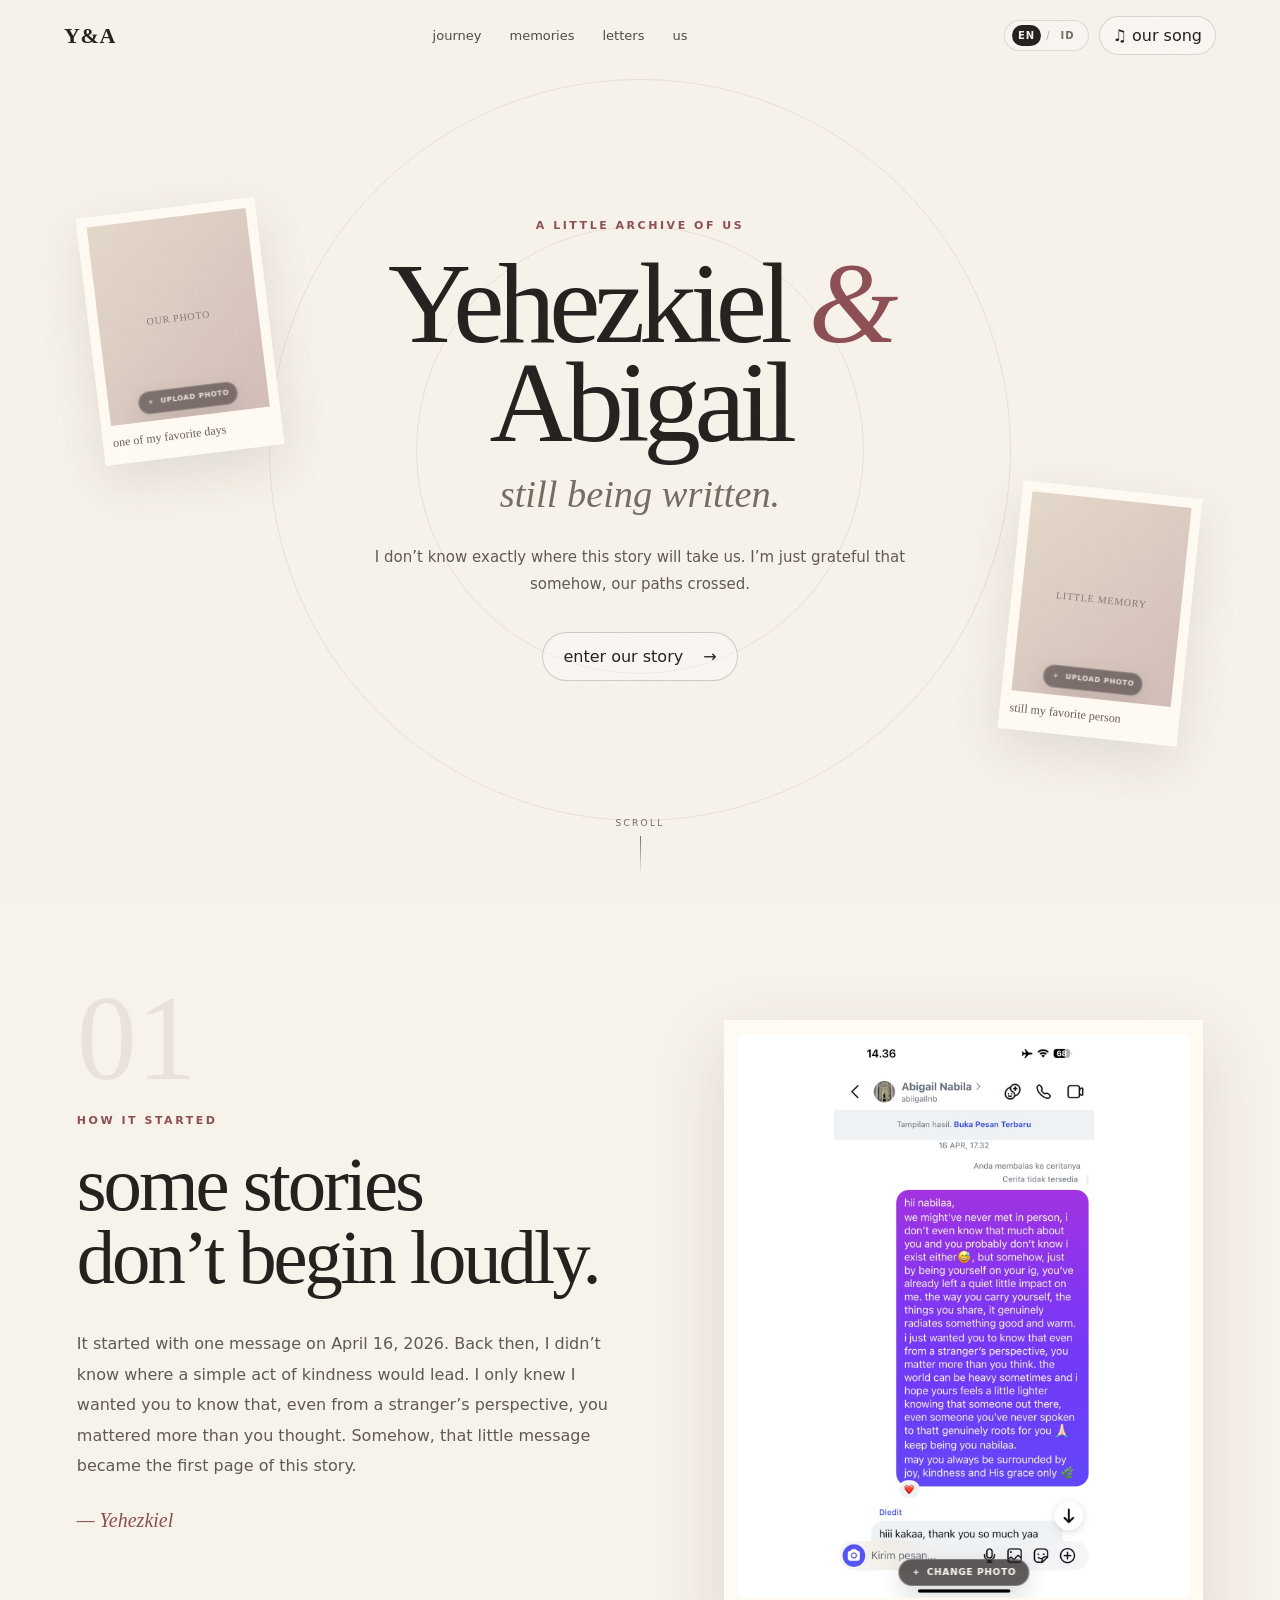
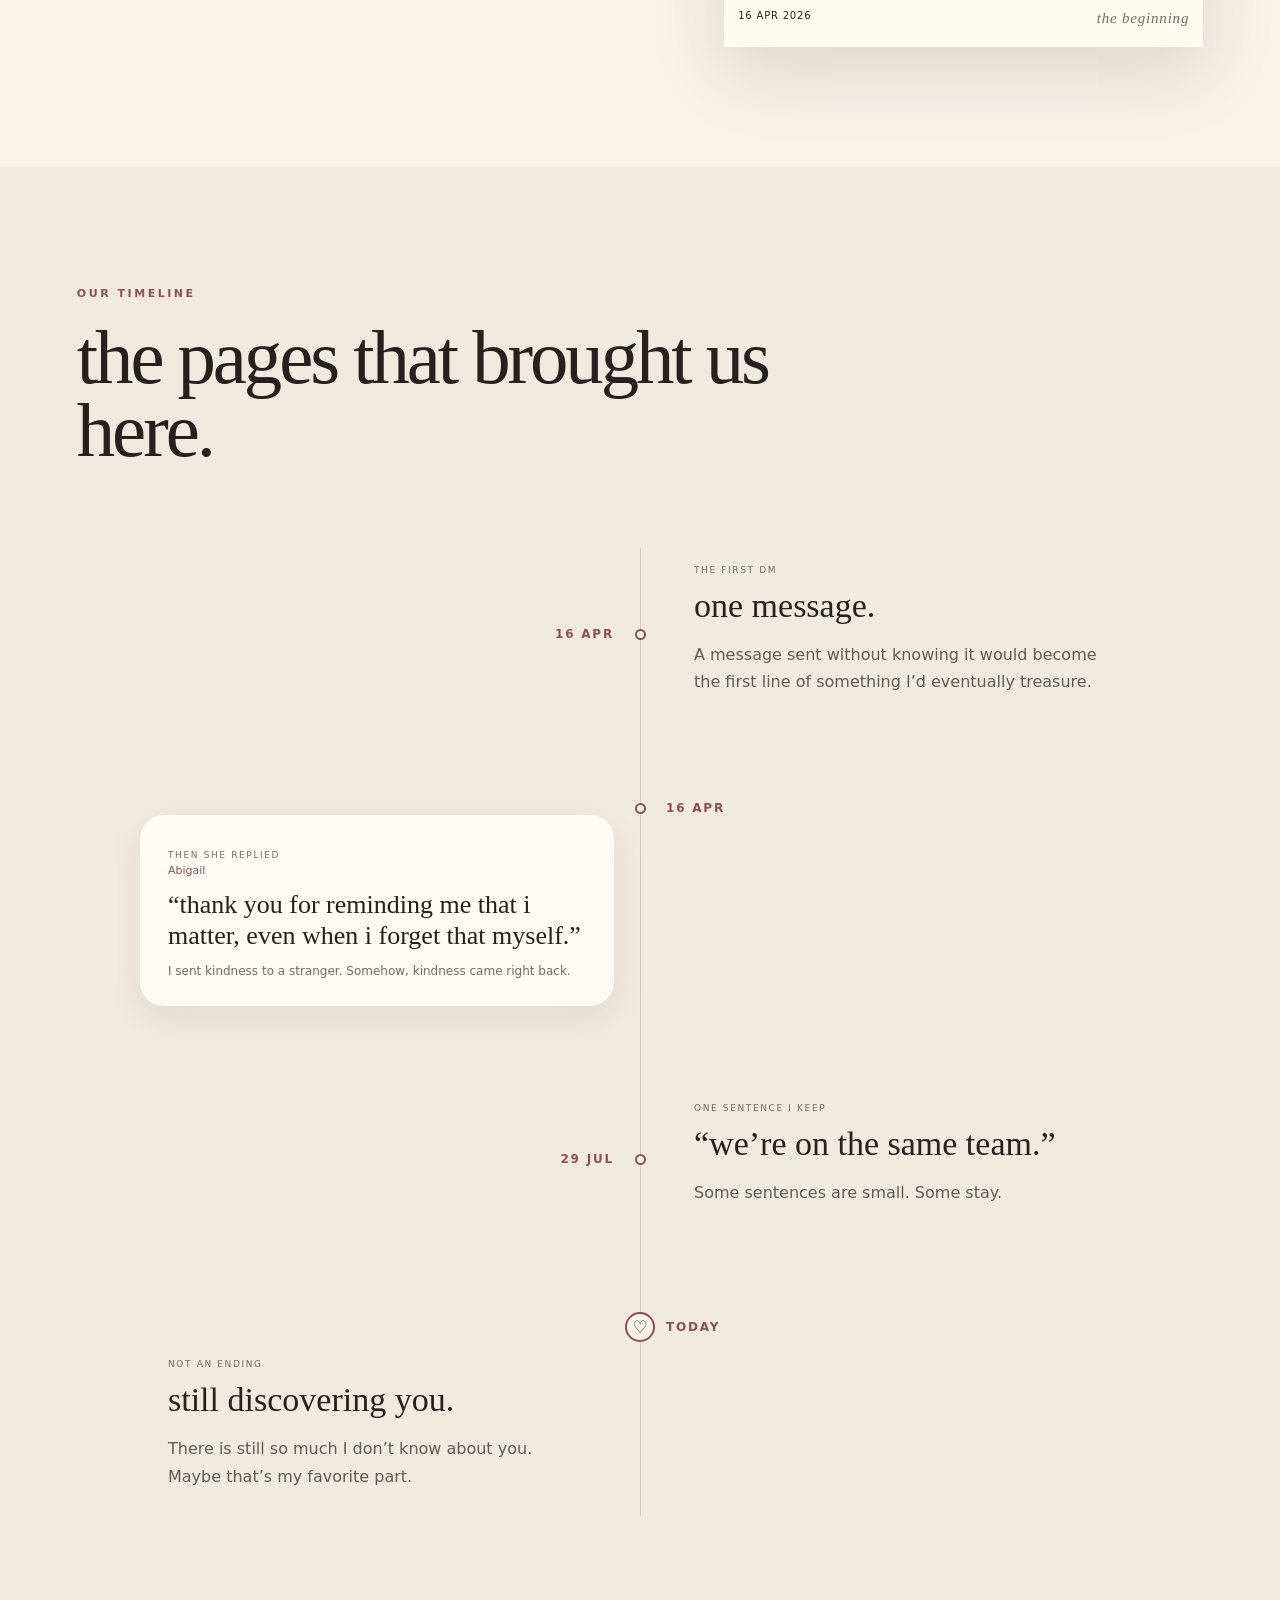
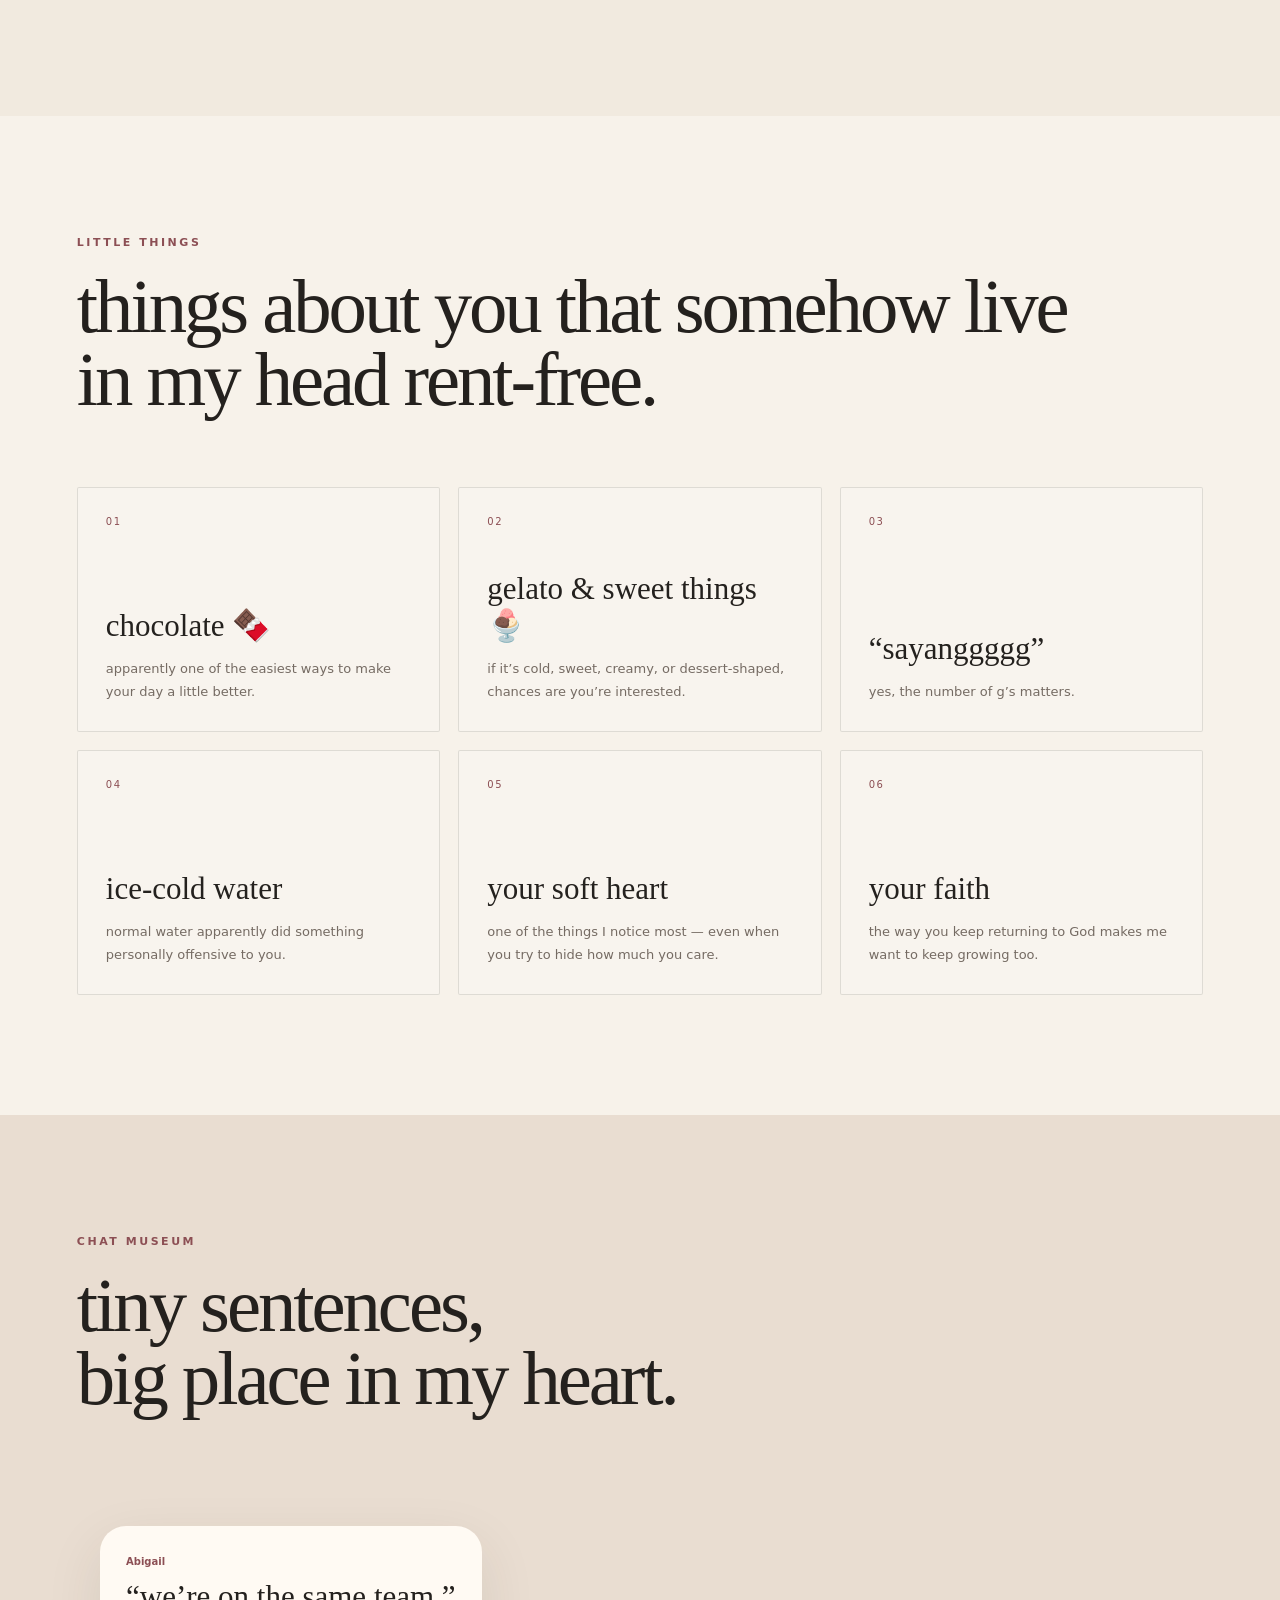
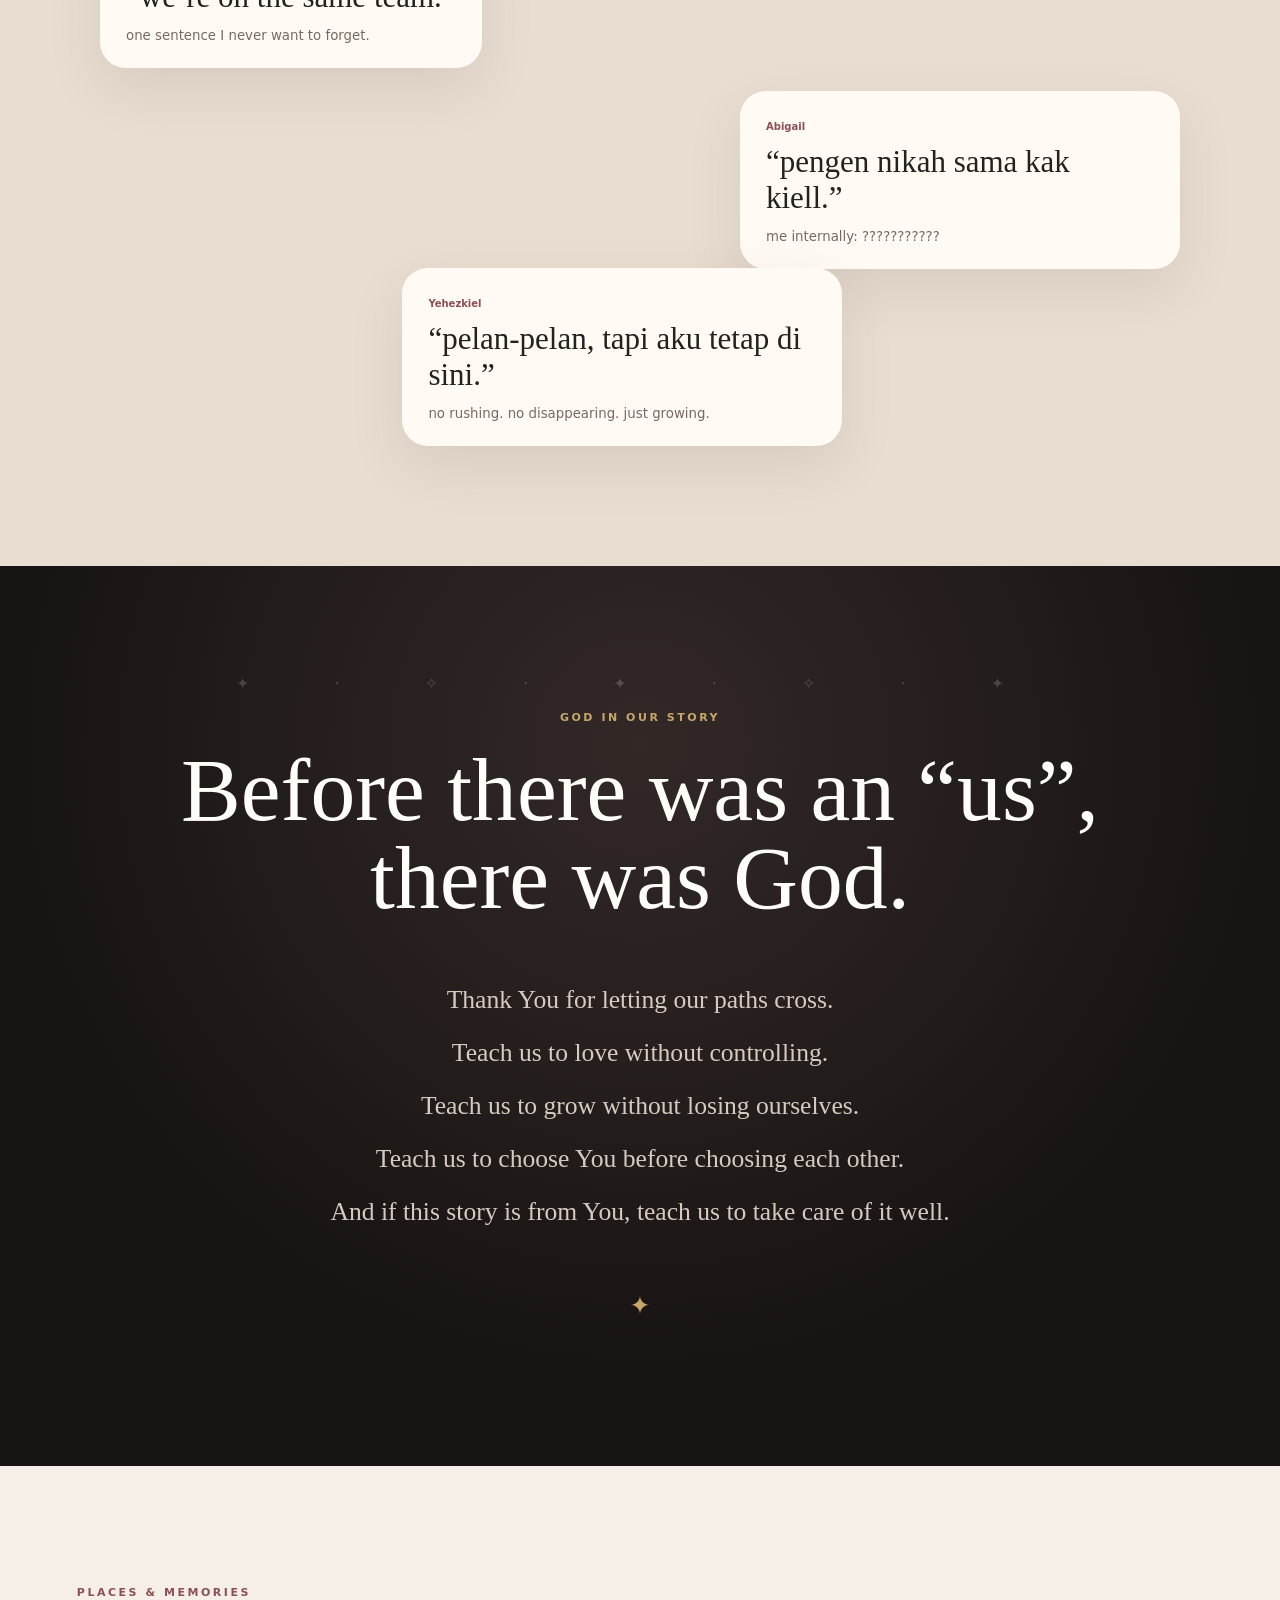
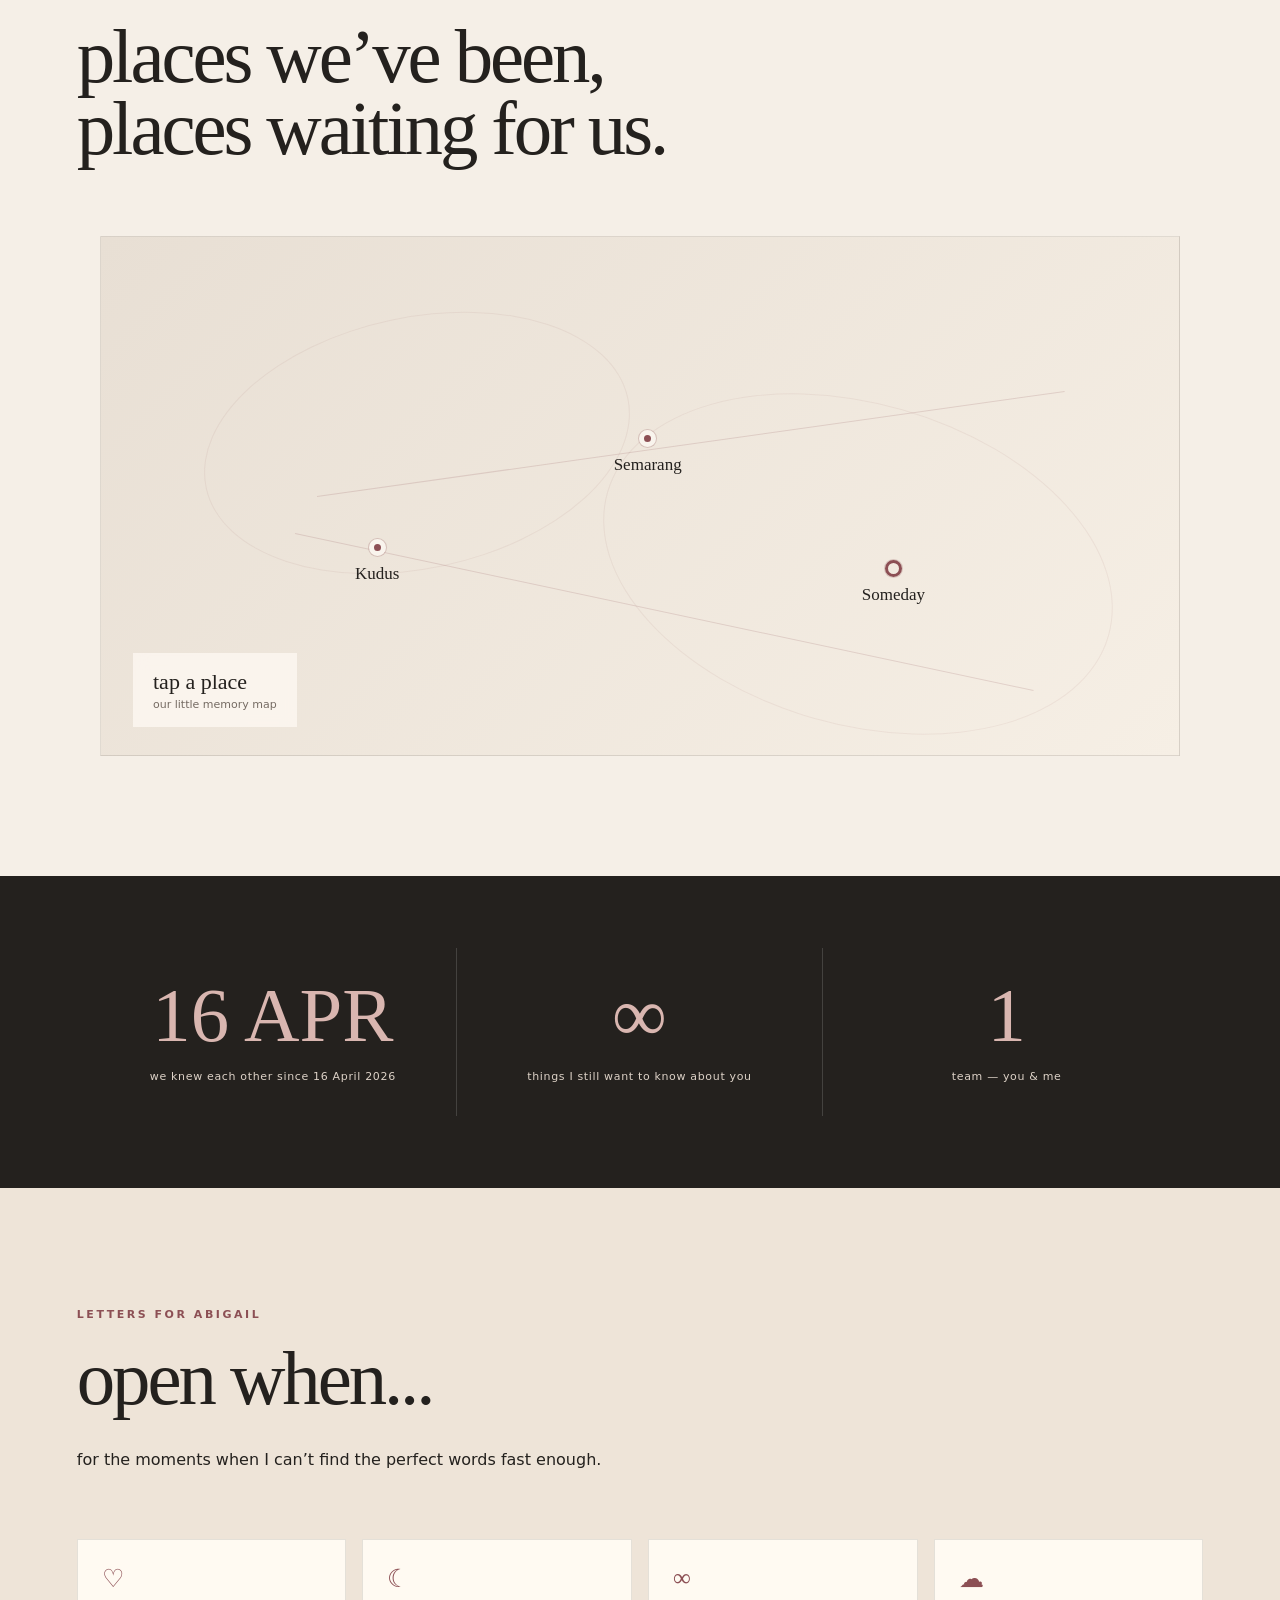
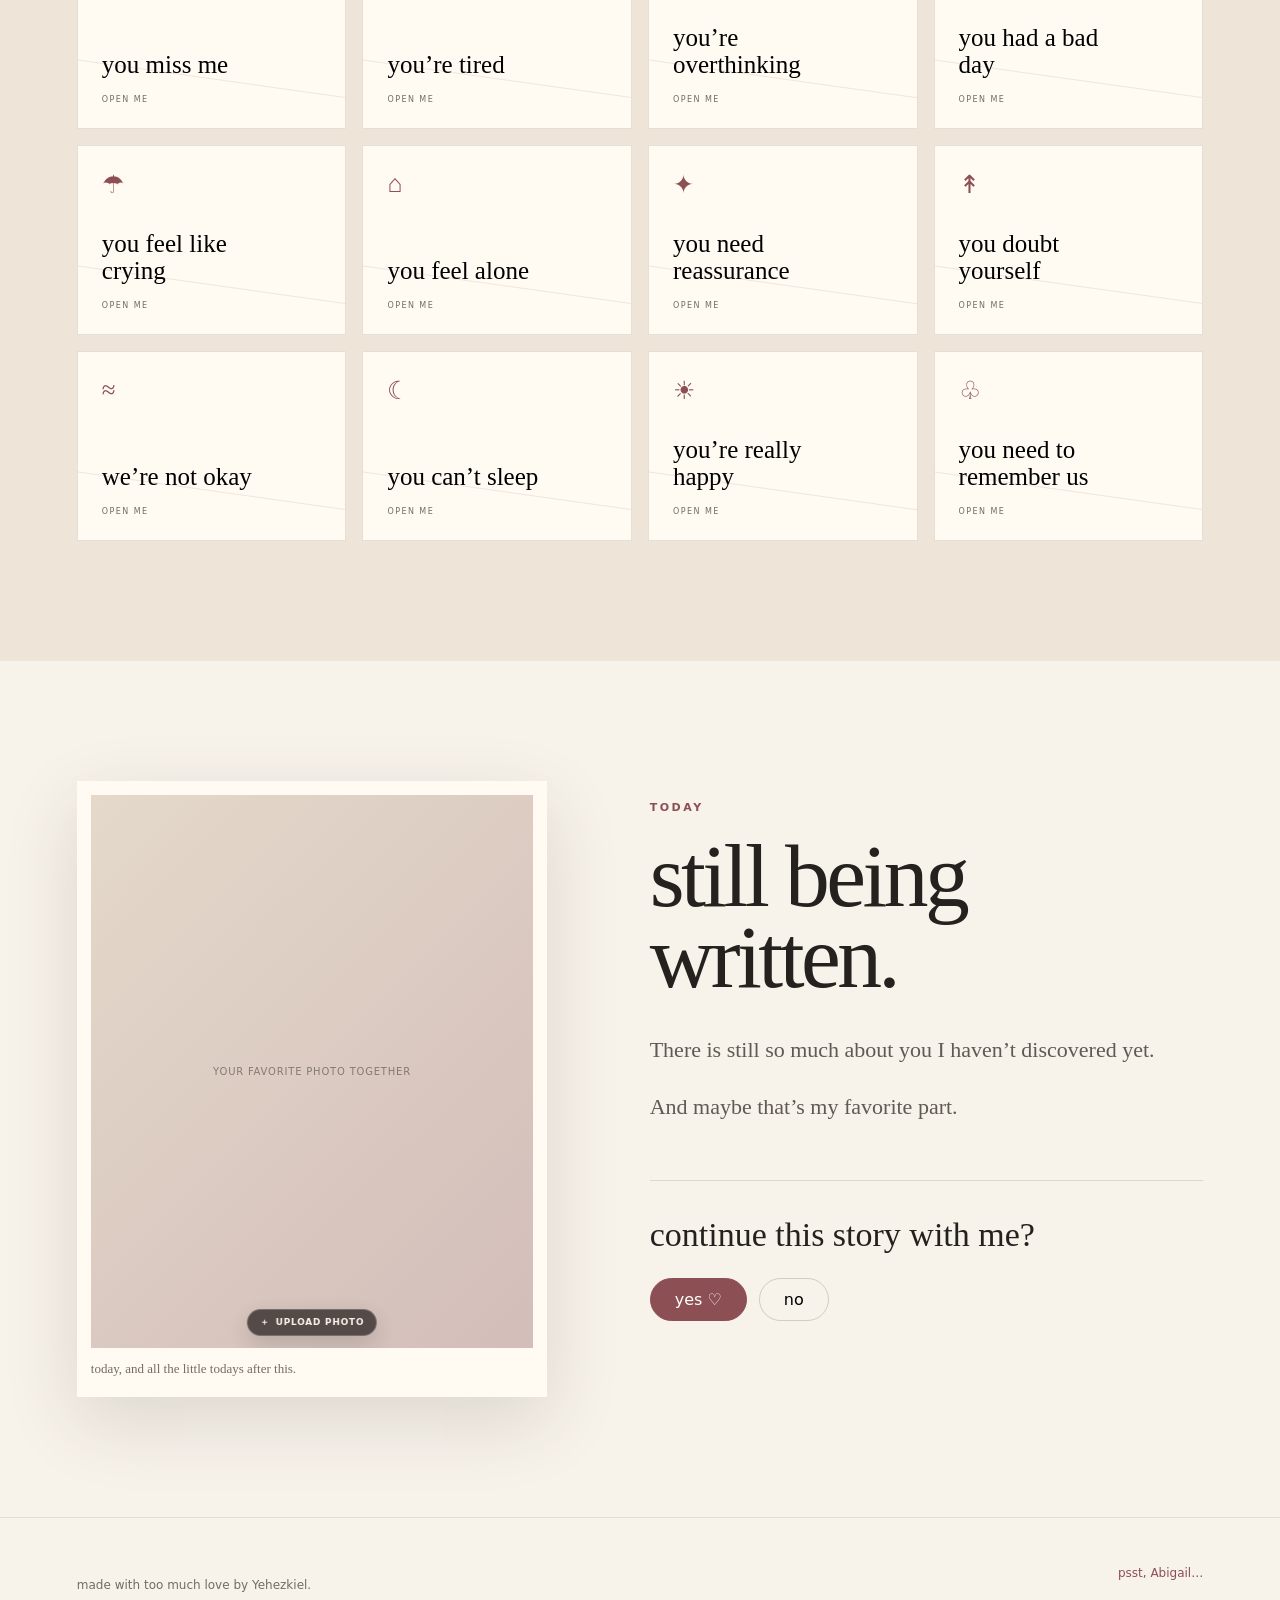
<file: index.html>
<!DOCTYPE html>
<html lang="en">
<head>
  <meta charset="UTF-8" />
  <meta name="viewport" content="width=device-width, initial-scale=1.0" />
  <meta name="theme-color" content="#f7f2ea" />
  <title>Yehezkiel & Abigail — Still Being Written</title>
  <meta name="description" content="A little archive of Yehezkiel & Abigail — still being written." />
  <link rel="stylesheet" href="styles.css" />
</head>
<body>
  <div class="noise" aria-hidden="true"></div>

  <header class="site-header" id="siteHeader">
    <a class="brand" href="#top" aria-label="Back to top">Y&A</a>
    <nav class="nav" aria-label="Main navigation">
      <a href="#journey" data-i18n="navJourney">journey</a>
      <a href="#little-things" data-i18n="navMemories">memories</a>
      <a href="#letters" data-i18n="navLetters">letters</a>
      <a href="#today" data-i18n="navUs">us</a>
    </nav>
    <div class="header-actions">
      <div class="lang-switch" role="group" aria-label="Language">
        <button class="lang-btn active" type="button" data-lang="en">EN</button>
        <span>/</span>
        <button class="lang-btn" type="button" data-lang="id">ID</button>
      </div>
      <button class="music-btn" id="musicBtn" type="button" aria-label="Play our song">♫ <span data-i18n="ourSong">our song</span></button>
    </div>
  </header>

  <main id="top">
    <section class="hero section-pad" aria-labelledby="hero-title">
      <div class="hero-orbit orbit-one" aria-hidden="true"></div>
      <div class="hero-orbit orbit-two" aria-hidden="true"></div>

      <div class="hero-card photo-card photo-card-a photo-frame" data-photo-key="hero-left">
        <div class="photo-stage compact">
          <div class="photo-placeholder" data-i18n="ourPhoto">our photo</div>
          <img alt="Uploaded memory" />
          <label class="upload-photo mini-upload">
            <input type="file" accept="image/*" />
            <span>＋ <b data-i18n="uploadPhoto">upload photo</b></span>
          </label>
        </div>
        <span data-i18n="favoriteDay">one of my favorite days</span>
      </div>

      <div class="hero-card photo-card photo-card-b photo-frame" data-photo-key="hero-right">
        <div class="photo-stage compact">
          <div class="photo-placeholder" data-i18n="littleMemory">little memory</div>
          <img alt="Uploaded memory" />
          <label class="upload-photo mini-upload">
            <input type="file" accept="image/*" />
            <span>＋ <b data-i18n="uploadPhoto">upload photo</b></span>
          </label>
        </div>
        <span data-i18n="favoritePerson">still my favorite person</span>
      </div>

      <div class="hero-copy reveal">
        <p class="eyebrow" data-i18n="heroEyebrow">A LITTLE ARCHIVE OF US</p>
        <h1 id="hero-title">Yehezkiel <span>&</span> Abigail</h1>
        <p class="hero-subtitle" data-i18n="stillWritten">still being written.</p>
        <p class="hero-note" data-i18n="heroNote">I don’t know exactly where this story will take us. I’m just grateful that somehow, our paths crossed.</p>
        <a class="primary-btn" href="#journey"><span data-i18n="enterStory">enter our story</span> <span>→</span></a>
      </div>

      <div class="scroll-cue" aria-hidden="true"><span data-i18n="scroll">scroll</span><i></i></div>
    </section>

    <section class="opening section-pad" id="journey">
      <div class="section-number reveal">01</div>
      <div class="split-layout">
        <div class="section-copy reveal">
          <p class="eyebrow" data-i18n="howStarted">HOW IT STARTED</p>
          <h2 data-i18n-html="openingTitle">some stories<br/>don’t begin loudly.</h2>
          <p data-i18n="openingBody">It started with one message on April 16, 2026. Back then, I didn’t know where a simple act of kindness would lead. I only knew I wanted you to know that, even from a stranger’s perspective, you mattered more than you thought. Somehow, that little message became the first page of this story.</p>
          <p class="signature">— Yehezkiel</p>
        </div>

        <div class="memory-frame reveal tilt-right photo-frame" data-photo-key="first-memory">
          <div class="photo-stage large has-default">
            <img class="default-image" src="assets/first-dm.jpeg" alt="First DM on 16 April 2026" />
            <img class="uploaded-image" alt="Uploaded first memory" />
            <label class="upload-photo">
              <input type="file" accept="image/*" />
              <span>＋ <b data-i18n="changePhoto">change photo</b></span>
            </label>
          </div>
          <div class="frame-meta">
            <span>16 APR 2026</span>
            <em data-i18n="theBeginning">the beginning</em>
          </div>
        </div>
      </div>
    </section>

    <section class="timeline-section section-pad">
      <div class="section-heading reveal">
        <p class="eyebrow" data-i18n="timelineEyebrow">OUR TIMELINE</p>
        <h2 data-i18n="timelineTitle">the pages that brought us here.</h2>
      </div>

      <div class="timeline">
        <article class="timeline-item reveal">
          <div class="timeline-date">16 APR</div>
          <div class="timeline-dot"></div>
          <div class="timeline-content">
            <small data-i18n="timelineFirstLabel">THE FIRST DM</small>
            <h3 data-i18n="timelineFirstTitle">one message.</h3>
            <p data-i18n="timelineFirstBody">A message sent without knowing it would become the first line of something I’d eventually treasure.</p>
          </div>
        </article>

        <article class="timeline-item reverse reveal">
          <div class="timeline-date">16 APR</div>
          <div class="timeline-dot"></div>
          <div class="timeline-content chat-card">
            <small data-i18n="thenSheReplied">THEN SHE REPLIED</small>
            <p class="chat-name">Abigail</p>
            <blockquote>“thank you for reminding me that i matter, even when i forget that myself.”</blockquote>
            <span data-i18n="replyNote">I sent kindness to a stranger. Somehow, kindness came right back.</span>
          </div>
        </article>

        <article class="timeline-item reveal">
          <div class="timeline-date">29 JUL</div>
          <div class="timeline-dot"></div>
          <div class="timeline-content">
            <small data-i18n="oneSentenceKeep">ONE SENTENCE I KEEP</small>
            <h3>“we’re on the same team.”</h3>
            <p data-i18n="smallSentences">Some sentences are small. Some stay.</p>
          </div>
        </article>

        <article class="timeline-item reverse reveal">
          <div class="timeline-date" data-i18n="todayWord">TODAY</div>
          <div class="timeline-dot heart-dot">♡</div>
          <div class="timeline-content">
            <small data-i18n="notEnding">NOT AN ENDING</small>
            <h3 data-i18n="stillDiscovering">still discovering you.</h3>
            <p data-i18n="favoritePart">There is still so much I don’t know about you. Maybe that’s my favorite part.</p>
          </div>
        </article>
      </div>
    </section>

    <section class="little-things section-pad" id="little-things">
      <div class="section-heading wide reveal">
        <p class="eyebrow" data-i18n="littleThings">LITTLE THINGS</p>
        <h2 data-i18n="rentFree">things about you that somehow live in my head rent-free.</h2>
      </div>
      <div class="card-grid">
        <article class="detail-card reveal"><span>01</span><h3 data-i18n="chocolateTitle">chocolate 🍫</h3><p data-i18n="chocolateBody">apparently one of the easiest ways to make your day a little better.</p></article>
        <article class="detail-card reveal"><span>02</span><h3 data-i18n="gelatoTitle">gelato & sweet things 🍨</h3><p data-i18n="gelatoBody">if it’s cold, sweet, creamy, or dessert-shaped, chances are you’re interested.</p></article>
        <article class="detail-card reveal"><span>03</span><h3>“sayanggggg”</h3><p data-i18n="sayangBody">yes, the number of g’s matters.</p></article>
        <article class="detail-card reveal"><span>04</span><h3 data-i18n="coldWaterTitle">ice-cold water</h3><p data-i18n="coldWaterBody">normal water apparently did something personally offensive to you.</p></article>
        <article class="detail-card reveal"><span>05</span><h3 data-i18n="softHeartTitle">your soft heart</h3><p data-i18n="softHeartBody">one of the things I notice most — even when you try to hide how much you care.</p></article>
        <article class="detail-card reveal"><span>06</span><h3 data-i18n="faithTitle">your faith</h3><p data-i18n="faithBody">the way you keep returning to God makes me want to keep growing too.</p></article>
      </div>
    </section>

    <section class="chat-museum section-pad">
      <div class="section-heading reveal">
        <p class="eyebrow" data-i18n="chatMuseum">CHAT MUSEUM</p>
        <h2 data-i18n-html="chatTitle">tiny sentences,<br/>big place in my heart.</h2>
      </div>
      <div class="messages-wrap">
        <div class="floating-message message-left reveal">
          <span>Abigail</span>
          <p>“we’re on the same team.”</p>
          <small data-i18n="neverForget">one sentence I never want to forget.</small>
        </div>
        <div class="floating-message message-right reveal">
          <span>Abigail</span>
          <p>“pengen nikah sama kak kiell.”</p>
          <small data-i18n="internally">me internally: ???????????</small>
        </div>
        <div class="floating-message message-center reveal">
          <span>Yehezkiel</span>
          <p>“pelan-pelan, tapi aku tetap di sini.”</p>
          <small data-i18n="noRushing">no rushing. no disappearing. just growing.</small>
        </div>
      </div>
    </section>

    <section class="faith-section section-pad" id="faith">
      <div class="faith-stars" aria-hidden="true">✦ · ✧ · ✦ · ✧ · ✦</div>
      <div class="faith-inner reveal">
        <p class="eyebrow" data-i18n="godStory">GOD IN OUR STORY</p>
        <h2 data-i18n-html="beforeUs">Before there was an “us”,<br/>there was God.</h2>
        <div class="prayer-lines">
          <p data-i18n="prayer1">Thank You for letting our paths cross.</p>
          <p data-i18n="prayer2">Teach us to love without controlling.</p>
          <p data-i18n="prayer3">Teach us to grow without losing ourselves.</p>
          <p data-i18n="prayer4">Teach us to choose You before choosing each other.</p>
          <p data-i18n="prayer5">And if this story is from You, teach us to take care of it well.</p>
        </div>
        <div class="cross-mark">✦</div>
      </div>
    </section>

    <section class="places-section section-pad">
      <div class="section-heading reveal">
        <p class="eyebrow" data-i18n="placesMemories">PLACES & MEMORIES</p>
        <h2 data-i18n-html="placesTitle">places we’ve been,<br/>places waiting for us.</h2>
      </div>
      <div class="map-paper reveal">
        <div class="map-line line-a"></div><div class="map-line line-b"></div>
        <button class="map-pin pin-1" type="button" data-place-en="Kudus" data-place-id="Kudus" data-note-en="home, departures, returns." data-note-id="rumah, keberangkatan, dan pulang lagi."><i></i><span>Kudus</span></button>
        <button class="map-pin pin-2" type="button" data-place-en="Semarang" data-place-id="Semarang" data-note-en="a day worth keeping." data-note-id="hari yang pengen disimpen baik-baik."><i></i><span>Semarang</span></button>
        <button class="map-pin pin-3 future" type="button" data-place-en="Somewhere" data-place-id="Entah di mana" data-note-en="someday, with you." data-note-id="suatu hari nanti, sama kamu."><i></i><span data-i18n="someday">Someday</span></button>
        <div class="map-caption" id="mapCaption"><strong data-i18n="tapPlace">tap a place</strong><span data-i18n="memoryMap">our little memory map</span></div>
      </div>
    </section>

    <section class="numbers-section section-pad">
      <div class="numbers-grid">
        <div class="number-item reveal"><strong>16 APR</strong><span data-i18n="knewSince">we knew each other since 16 April 2026</span></div>
        <div class="number-item reveal"><strong>∞</strong><span data-i18n="thingsKnow">things I still want to know about you</span></div>
        <div class="number-item reveal"><strong>1</strong><span data-i18n="oneTeam">team — you & me</span></div>
      </div>
    </section>

    <section class="letters-section section-pad" id="letters">
      <div class="section-heading wide reveal">
        <p class="eyebrow" data-i18n="lettersFor">LETTERS FOR ABIGAIL</p>
        <h2 data-i18n="openWhen">open when...</h2>
        <p data-i18n="lettersIntro">for the moments when I can’t find the perfect words fast enough.</p>
      </div>
      <div class="letters-grid">
        <button class="envelope reveal" data-letter="miss" type="button"><span>♡</span><strong data-i18n="envMiss">you miss me</strong><small data-i18n="openMe">open me</small></button>
        <button class="envelope reveal" data-letter="tired" type="button"><span>☾</span><strong data-i18n="envTired">you’re tired</strong><small data-i18n="openMe">open me</small></button>
        <button class="envelope reveal" data-letter="overthink" type="button"><span>∞</span><strong data-i18n="envOverthink">you’re overthinking</strong><small data-i18n="openMe">open me</small></button>
        <button class="envelope reveal" data-letter="badDay" type="button"><span>☁</span><strong data-i18n="envBadDay">you had a bad day</strong><small data-i18n="openMe">open me</small></button>
        <button class="envelope reveal" data-letter="cry" type="button"><span>☂</span><strong data-i18n="envCry">you feel like crying</strong><small data-i18n="openMe">open me</small></button>
        <button class="envelope reveal" data-letter="alone" type="button"><span>⌂</span><strong data-i18n="envAlone">you feel alone</strong><small data-i18n="openMe">open me</small></button>
        <button class="envelope reveal" data-letter="reassure" type="button"><span>✦</span><strong data-i18n="envReassure">you need reassurance</strong><small data-i18n="openMe">open me</small></button>
        <button class="envelope reveal" data-letter="doubt" type="button"><span>↟</span><strong data-i18n="envDoubt">you doubt yourself</strong><small data-i18n="openMe">open me</small></button>
        <button class="envelope reveal" data-letter="notokay" type="button"><span>≈</span><strong data-i18n="envNotOkay">we’re not okay</strong><small data-i18n="openMe">open me</small></button>
        <button class="envelope reveal" data-letter="cantSleep" type="button"><span>☾</span><strong data-i18n="envSleep">you can’t sleep</strong><small data-i18n="openMe">open me</small></button>
        <button class="envelope reveal" data-letter="happy" type="button"><span>☀</span><strong data-i18n="envHappy">you’re really happy</strong><small data-i18n="openMe">open me</small></button>
        <button class="envelope reveal" data-letter="rememberUs" type="button"><span>♧</span><strong data-i18n="envRemember">you need to remember us</strong><small data-i18n="openMe">open me</small></button>
      </div>
    </section>

    <section class="today-section section-pad" id="today">
      <div class="today-photo reveal photo-frame" data-photo-key="today-photo">
        <div class="photo-stage portrait">
          <div class="photo-placeholder" data-i18n="favoriteTogether">your favorite photo together</div>
          <img alt="Uploaded favorite photo together" />
          <label class="upload-photo">
            <input type="file" accept="image/*" />
            <span>＋ <b data-i18n="uploadPhoto">upload photo</b></span>
          </label>
        </div>
        <span data-i18n="littleTodays">today, and all the little todays after this.</span>
      </div>
      <div class="today-copy reveal">
        <p class="eyebrow" data-i18n="todayWord">TODAY</p>
        <h2 data-i18n="stillWritten">Still being written.</h2>
        <p data-i18n="todayLine1">There is still so much about you I haven’t discovered yet.</p>
        <p data-i18n="todayLine2">And maybe that’s my favorite part.</p>
        <div class="question-box">
          <h3 data-i18n="continueStory">continue this story with me?</h3>
          <div class="answer-buttons" id="answerButtons">
            <button class="yes-btn" id="yesBtn" type="button" data-i18n="yes">yes ♡</button>
            <button class="no-btn" id="noBtn" type="button" data-i18n="no">no</button>
          </div>
          <p class="answer-message" id="answerMessage" aria-live="polite"></p>
        </div>
      </div>
    </section>
  </main>

  <footer>
    <p data-i18n="madeWithLove">made with too much love by Yehezkiel.</p>
    <a href="for-abigail-only.html" data-i18n="psst">psst, Abigail…</a>
  </footer>

  <div class="letter-modal" id="letterModal" aria-hidden="true" role="dialog" aria-modal="true" aria-labelledby="letterTitle">
    <div class="letter-sheet">
      <button class="close-letter" id="closeLetter" type="button" aria-label="Close letter">×</button>
      <p class="letter-kicker" data-i18n="forAbigail">FOR ABIGAIL</p>
      <h2 id="letterTitle">Open when...</h2>
      <div id="letterBody"></div>
      <p class="letter-sign"><span data-i18n="loveSign">love,</span><br/>Yehezkiel</p>
    </div>
  </div>

  <audio id="ourSong" preload="none">
    <source src="assets/our-song.mp3" type="audio/mpeg" />
  </audio>

  <script src="script.js"></script>
</body>
</html>
</file>
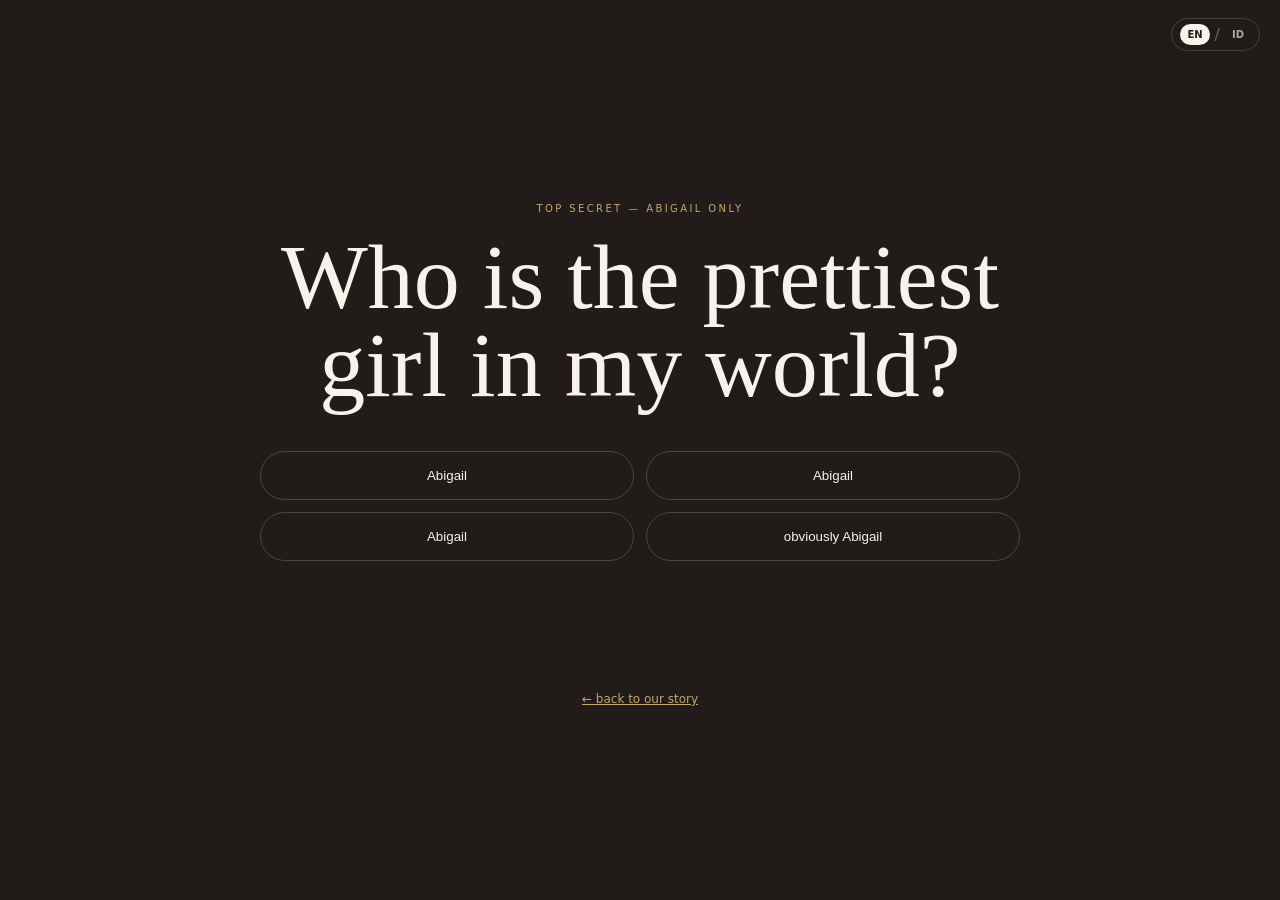
<file: for-abigail-only.html>
<!DOCTYPE html>
<html lang="en">
<head>
  <meta charset="UTF-8" />
  <meta name="viewport" content="width=device-width, initial-scale=1.0" />
  <title>For Abigail Only ♡</title>
  <style>
    *{box-sizing:border-box}body{margin:0;min-height:100vh;display:grid;place-items:center;background:#211c1a;color:#f7f2ea;font-family:system-ui,-apple-system,sans-serif;padding:24px}.card{text-align:center;max-width:760px}.mini{font-size:10px;letter-spacing:.24em;color:#c6a66b}.card h1{font:400 clamp(48px,9vw,92px)/.95 Georgia,serif;margin:20px 0 42px}.answers{display:grid;grid-template-columns:repeat(2,1fr);gap:12px}.answers button{border:1px solid rgba(255,255,255,.18);background:transparent;color:#f7f2ea;padding:16px;border-radius:999px;cursor:pointer}.answers button:hover{background:#f7f2ea;color:#211c1a}.result{font:italic 24px Georgia,serif;color:#d9b6b0;min-height:42px;margin-top:35px}.back{display:inline-block;margin-top:30px;color:#c6a66b;font-size:12px}.switch{position:fixed;top:18px;right:20px;display:flex;gap:5px;align-items:center;border:1px solid rgba(255,255,255,.16);padding:5px 8px;border-radius:999px}.switch button{border:0;background:transparent;color:#aaa;padding:5px 7px;font:700 10px system-ui;cursor:pointer;border-radius:999px}.switch button.active{background:#f7f2ea;color:#211c1a}.switch span{opacity:.35}@media(max-width:560px){.answers{grid-template-columns:1fr}}
  </style>
</head>
<body>
  <div class="switch"><button data-lang="en">EN</button><span>/</span><button data-lang="id">ID</button></div>
  <main class="card">
    <p class="mini" data-en="TOP SECRET — ABIGAIL ONLY" data-id="TOP SECRET — CUMA BUAT ABIGAIL">TOP SECRET — ABIGAIL ONLY</p>
    <h1 data-en="Who is the prettiest girl in my world?" data-id="Siapa cewek paling cantik di duniaku?">Who is the prettiest girl in my world?</h1>
    <div class="answers">
      <button>Abigail</button><button>Abigail</button><button>Abigail</button><button data-en="obviously Abigail" data-id="ya jelas Abigail">obviously Abigail</button>
    </div>
    <p class="result" id="result"></p>
    <a class="back" href="index.html" data-en="← back to our story" data-id="← balik ke cerita kita">← back to our story</a>
  </main>
  <script>
    let lang='en';try{lang=localStorage.getItem('ya-lang')||'en'}catch(e){};
    const apply=l=>{lang=l;try{localStorage.setItem('ya-lang',l)}catch(e){};document.documentElement.lang=l;document.querySelectorAll('[data-en]').forEach(el=>el.textContent=el.dataset[l]);document.querySelectorAll('[data-lang]').forEach(b=>b.classList.toggle('active',b.dataset.lang===l));document.getElementById('result').textContent='';};
    document.querySelectorAll('[data-lang]').forEach(b=>b.onclick=()=>apply(b.dataset.lang));
    document.querySelectorAll('.answers button').forEach(b=>b.onclick=()=>document.getElementById('result').textContent=lang==='id'?'jawaban benar, sayang. ♡':'correct answer, sayang. ♡');
    apply(lang);
  </script>
</body>
</html>
</file>
<file: styles.css>
:root{
  --paper:#f7f2ea;--paper-2:#efe7dc;--ink:#24211e;--muted:#756b63;--wine:#8c4f54;--rose:#d9b6b0;--gold:#c6a66b;--dark:#211c1a;--dark-2:#171312;--white:#fffdf8;
  --serif:Georgia,"Times New Roman",serif;--sans:Inter,ui-sans-serif,system-ui,-apple-system,BlinkMacSystemFont,"Segoe UI",sans-serif;
}
*{box-sizing:border-box}html{scroll-behavior:smooth}body{margin:0;background:var(--paper);color:var(--ink);font-family:var(--sans);overflow-x:hidden}button,a{font:inherit}a{color:inherit;text-decoration:none}.noise{position:fixed;inset:0;pointer-events:none;z-index:9999;opacity:.045;background-image:url("data:image/svg+xml,%3Csvg viewBox='0 0 220 220' xmlns='http://www.w3.org/2000/svg'%3E%3Cfilter id='n'%3E%3CfeTurbulence type='fractalNoise' baseFrequency='.9' numOctaves='4' stitchTiles='stitch'/%3E%3C/filter%3E%3Crect width='100%25' height='100%25' filter='url(%23n)' opacity='.55'/%3E%3C/svg%3E")}.section-pad{padding:120px clamp(24px,6vw,96px)}
.site-header{position:fixed;z-index:100;top:0;left:0;right:0;display:flex;align-items:center;justify-content:space-between;padding:16px clamp(22px,5vw,72px);transition:.35s ease}.site-header.scrolled{background:rgba(247,242,234,.83);backdrop-filter:blur(16px);border-bottom:1px solid rgba(36,33,30,.08)}.brand{font-family:var(--serif);font-size:22px;font-weight:700;letter-spacing:.03em}.nav{display:flex;gap:28px;font-size:13px;color:#514a45}.nav a{position:relative}.nav a:after{content:"";position:absolute;left:0;right:100%;bottom:-5px;height:1px;background:var(--wine);transition:.25s}.nav a:hover:after{right:0}.header-actions{display:flex;align-items:center;gap:10px}.lang-switch{display:flex;align-items:center;gap:5px;border:1px solid rgba(36,33,30,.13);border-radius:999px;padding:4px 7px;background:rgba(255,255,255,.28)}.lang-switch span{font-size:10px;color:rgba(36,33,30,.3)}.lang-btn{border:0;background:transparent;color:var(--muted);font-size:10px;font-weight:800;letter-spacing:.1em;padding:5px 6px;border-radius:999px;cursor:pointer}.lang-btn.active{background:var(--ink);color:var(--paper)}.music-btn{border:1px solid rgba(36,33,30,.15);background:rgba(255,255,255,.35);padding:9px 13px;border-radius:999px;cursor:pointer;color:var(--ink)}.music-btn.playing{background:var(--ink);color:var(--paper)}
.hero{min-height:100vh;display:grid;place-items:center;position:relative;isolation:isolate;overflow:hidden}.hero-copy{max-width:800px;text-align:center;z-index:5}.eyebrow{font-size:11px;letter-spacing:.23em;font-weight:700;color:var(--wine);margin:0 0 22px}.hero h1,.section-heading h2,.section-copy h2,.faith-inner h2,.today-copy h2{font-family:var(--serif);font-weight:400}.hero h1{font-size:clamp(58px,9vw,126px);line-height:.86;margin:0;letter-spacing:-.055em}.hero h1 span{font-style:italic;color:var(--wine);font-weight:400}.hero-subtitle{font-family:var(--serif);font-size:clamp(24px,3vw,40px);font-style:italic;color:var(--muted);margin:20px 0}.hero-note{max-width:560px;margin:28px auto 34px;line-height:1.8;color:#615954;font-size:15px}.primary-btn{display:inline-flex;align-items:center;gap:20px;border:1px solid rgba(36,33,30,.2);padding:14px 20px;border-radius:999px;background:rgba(255,255,255,.35);transition:.25s}.primary-btn:hover{transform:translateY(-2px);background:var(--ink);color:var(--paper)}.hero-orbit{position:absolute;border:1px solid rgba(140,79,84,.12);border-radius:50%;z-index:-1}.orbit-one{width:58vw;height:58vw;max-width:860px;max-height:860px}.orbit-two{width:35vw;height:35vw;max-width:530px;max-height:530px}.hero-card{position:absolute;width:180px;background:#fffaf2;padding:10px 10px 14px;box-shadow:0 18px 50px rgba(73,58,50,.12);font-family:var(--serif);font-size:12px;color:#665d57}.photo-card-a{left:7vw;top:23%;transform:rotate(-7deg)}.photo-card-b{right:7vw;bottom:18%;transform:rotate(6deg)}.hero-card>.photo-stage{margin-bottom:10px}.scroll-cue{position:absolute;bottom:26px;display:flex;flex-direction:column;align-items:center;gap:8px;font-size:9px;text-transform:uppercase;letter-spacing:.25em;color:var(--muted)}.scroll-cue i{display:block;width:1px;height:38px;background:linear-gradient(var(--muted),transparent)}
.photo-stage{position:relative;overflow:hidden;background:linear-gradient(135deg,#e4d9ca,#d3bdb9);isolation:isolate}.photo-stage.compact{aspect-ratio:4/5}.photo-stage.large{aspect-ratio:4/5;background:#eee5db}.photo-stage.portrait{aspect-ratio:4/5}.photo-stage img{position:absolute;inset:0;width:100%;height:100%;object-fit:cover;display:none;z-index:1}.photo-stage.has-default .default-image{display:block;object-fit:contain;background:#fff}.photo-stage.has-upload .uploaded-image,.photo-stage.has-upload>img:not(.default-image){display:block}.photo-stage.has-upload .default-image{display:none}.photo-placeholder{position:absolute;inset:0;display:grid;place-items:center;color:rgba(36,33,30,.48);text-align:center;text-transform:uppercase;letter-spacing:.08em;font-size:10px;padding:20px}.photo-stage.has-upload .photo-placeholder{display:none}.upload-photo{position:absolute;z-index:4;left:50%;bottom:12px;transform:translateX(-50%);white-space:nowrap;cursor:pointer;opacity:.88;transition:.2s}.upload-photo:hover{opacity:1;transform:translateX(-50%) translateY(-2px)}.upload-photo input{position:absolute;width:1px;height:1px;opacity:0;pointer-events:none}.upload-photo span{display:inline-flex;align-items:center;gap:6px;background:rgba(33,28,26,.82);color:#fffaf2;border:1px solid rgba(255,255,255,.22);box-shadow:0 8px 24px rgba(0,0,0,.18);padding:8px 12px;border-radius:999px;font:600 9px/1 var(--sans);letter-spacing:.08em;text-transform:uppercase;backdrop-filter:blur(7px)}.mini-upload span{font-size:7px;padding:7px 8px}.mini-upload{bottom:7px}.photo-stage:not(:hover) .mini-upload{opacity:.62}
.opening{position:relative}.section-number{font-family:var(--serif);font-size:120px;color:rgba(140,79,84,.1);position:absolute;top:70px;left:6vw}.split-layout{display:grid;grid-template-columns:1fr .9fr;gap:9vw;align-items:center;max-width:1200px;margin:auto}.section-copy h2,.section-heading h2{font-size:clamp(48px,6vw,84px);line-height:.95;letter-spacing:-.04em;margin:0 0 34px}.section-copy>p:not(.eyebrow):not(.signature){max-width:580px;line-height:1.9;color:#615954}.signature{font-family:var(--serif);font-style:italic;font-size:20px;color:var(--wine);margin-top:28px}.memory-frame{background:#fffaf2;padding:14px 14px 20px;box-shadow:0 24px 70px rgba(63,49,42,.14)}.tilt-right{transform:rotate(2.2deg)}.frame-meta{display:flex;justify-content:space-between;gap:20px;margin-top:12px;font-size:10px;letter-spacing:.08em}.frame-meta em{font-family:var(--serif);font-size:15px;color:var(--muted)}.section-heading{max-width:820px;margin-bottom:70px}.section-heading.wide{max-width:1050px}
.timeline-section{background:#f1eadf}.timeline{max-width:1000px;margin:auto;position:relative}.timeline:before{content:"";position:absolute;left:50%;top:0;bottom:0;width:1px;background:rgba(36,33,30,.16)}.timeline-item{display:grid;grid-template-columns:1fr 52px 1fr;align-items:center;margin:80px 0}.timeline-item.reverse .timeline-content{grid-column:1}.timeline-item.reverse .timeline-date{grid-column:3;grid-row:1;text-align:left}.timeline-date{text-align:right;font-size:12px;letter-spacing:.15em;color:var(--wine);font-weight:700}.timeline-dot{width:11px;height:11px;border:2px solid var(--wine);border-radius:50%;background:var(--paper);justify-self:center;grid-column:2}.heart-dot{width:30px;height:30px;display:grid;place-items:center;border-radius:50%;font-size:17px}.timeline-content{grid-column:3;padding:10px 28px}.timeline-content small{font-size:9px;letter-spacing:.18em;color:var(--muted)}.timeline-content h3{font-family:var(--serif);font-size:34px;font-weight:400;margin:10px 0}.timeline-content p{line-height:1.7;color:#625b55}.chat-card{background:#fffaf4;border-radius:24px;padding:28px;box-shadow:0 12px 35px rgba(52,41,35,.08)}.chat-card .chat-name{font-size:11px;margin:0 0 8px;color:var(--wine)}.chat-card blockquote{margin:0;font-family:var(--serif);font-size:26px;line-height:1.22}.chat-card span{display:block;margin-top:12px;color:var(--muted);font-size:12px}
.little-things{background:var(--paper)}.card-grid{display:grid;grid-template-columns:repeat(3,1fr);gap:18px;max-width:1180px;margin:auto}.detail-card{min-height:245px;border:1px solid rgba(36,33,30,.12);border-radius:2px;padding:28px;display:flex;flex-direction:column;transition:.3s ease;background:rgba(255,255,255,.2)}.detail-card:nth-child(2n){transform:rotate(.8deg)}.detail-card:nth-child(3n){transform:rotate(-.8deg)}.detail-card:hover{transform:translateY(-8px) rotate(-1deg);background:#fffaf2;box-shadow:0 18px 42px rgba(72,58,51,.1)}.detail-card span{font-size:10px;letter-spacing:.15em;color:var(--wine)}.detail-card h3{font-family:var(--serif);font-size:31px;font-weight:400;margin:auto 0 14px}.detail-card p{font-size:13px;line-height:1.7;color:var(--muted);margin:0}
.chat-museum{background:#e9ddd1}.messages-wrap{min-height:560px;position:relative;max-width:1080px;margin:auto}.floating-message{position:absolute;background:#fffaf3;border-radius:26px;padding:24px 26px;box-shadow:0 20px 55px rgba(60,48,42,.1);max-width:440px}.floating-message span{font-size:10px;color:var(--wine);font-weight:700}.floating-message p{font-family:var(--serif);font-size:31px;margin:10px 0}.floating-message small{color:var(--muted)}.message-left{left:0;top:40px;transform:rotate(-2deg)}.message-right{right:0;top:205px;transform:rotate(2.5deg)}.message-center{left:28%;bottom:0;transform:rotate(-.6deg)}
.faith-section{min-height:100vh;background:radial-gradient(circle at 50% 20%,#322927,var(--dark-2) 68%);color:var(--white);display:grid;place-items:center;position:relative;overflow:hidden}.faith-stars{position:absolute;top:12%;left:50%;transform:translateX(-50%);letter-spacing:2.5em;color:rgba(255,255,255,.18);white-space:nowrap}.faith-inner{text-align:center;max-width:970px}.faith-inner .eyebrow{color:var(--gold)}.faith-inner h2{font-size:clamp(50px,7vw,96px);line-height:.98;margin:0 0 64px}.prayer-lines{display:grid;gap:23px;font-family:var(--serif);font-size:clamp(19px,2vw,28px);color:#e8ded3}.prayer-lines p{margin:0;opacity:.9}.cross-mark{margin-top:64px;color:var(--gold);font-size:25px}
.places-section{background:#f5efe7}.map-paper{position:relative;max-width:1080px;height:520px;margin:auto;background:linear-gradient(135deg,#e8dfd4,#f6efe5);border:1px solid rgba(36,33,30,.1);overflow:hidden}.map-paper:before,.map-paper:after{content:"";position:absolute;border:1px solid rgba(140,79,84,.08);border-radius:50%}.map-paper:before{width:430px;height:250px;left:100px;top:80px;transform:rotate(-12deg)}.map-paper:after{width:520px;height:320px;right:60px;bottom:30px;transform:rotate(16deg)}.map-line{position:absolute;width:70%;height:1px;background:rgba(140,79,84,.18);transform-origin:left center}.line-a{left:20%;top:50%;transform:rotate(-8deg)}.line-b{left:18%;top:57%;transform:rotate(12deg)}.map-pin{position:absolute;border:0;background:transparent;cursor:pointer;display:flex;flex-direction:column;align-items:center;gap:8px;z-index:3;color:var(--ink)}.map-pin i{width:17px;height:17px;background:var(--wine);border:5px solid #f9f4ed;border-radius:50%;box-shadow:0 0 0 1px rgba(140,79,84,.25)}.map-pin span{font-family:var(--serif);font-size:17px}.map-pin.future i{background:transparent;border:3px solid var(--wine)}.pin-1{left:23%;top:58%}.pin-2{left:47%;top:37%}.pin-3{right:23%;top:62%}.map-caption{position:absolute;left:32px;bottom:28px;background:rgba(255,250,244,.72);padding:16px 20px;backdrop-filter:blur(7px);z-index:4;display:flex;flex-direction:column}.map-caption strong{font-family:var(--serif);font-size:22px;font-weight:400}.map-caption span{font-size:11px;color:var(--muted);margin-top:3px}
.numbers-section{padding-top:72px;padding-bottom:72px;background:var(--ink);color:var(--paper)}.numbers-grid{max-width:1100px;margin:auto;display:grid;grid-template-columns:repeat(3,1fr)}.number-item{text-align:center;padding:30px 24px;border-right:1px solid rgba(255,255,255,.15)}.number-item:last-child{border-right:0}.number-item strong{display:block;font-family:var(--serif);font-weight:400;font-size:clamp(48px,6vw,82px);color:var(--rose);line-height:1}.number-item span{display:block;max-width:270px;margin:13px auto 0;font-size:11px;line-height:1.6;letter-spacing:.06em;color:#ddd2c7}
.letters-section{background:#eee4d8}.letters-grid{display:grid;grid-template-columns:repeat(4,1fr);gap:16px;max-width:1180px;margin:auto}.envelope{border:1px solid rgba(36,33,30,.12);background:#fffaf2;min-height:190px;padding:24px;display:flex;flex-direction:column;align-items:flex-start;cursor:pointer;transition:.28s;text-align:left;position:relative;overflow:hidden}.envelope:after{content:"";position:absolute;left:-10%;right:-10%;bottom:-45%;height:70%;border:1px solid rgba(140,79,84,.12);transform:rotate(8deg)}.envelope:hover{transform:translateY(-7px) rotate(-1deg);box-shadow:0 18px 42px rgba(72,58,51,.10)}.envelope>span{font-family:var(--serif);font-size:25px;color:var(--wine)}.envelope strong{font-family:var(--serif);font-size:25px;font-weight:400;line-height:1.05;margin:auto 0 17px;max-width:180px}.envelope small{font-size:8px;letter-spacing:.18em;text-transform:uppercase;color:var(--muted)}
.today-section{display:grid;grid-template-columns:.85fr 1fr;gap:8vw;align-items:center;max-width:1350px;margin:auto}.today-photo{background:#fffaf2;padding:14px 14px 20px;box-shadow:0 24px 70px rgba(63,49,42,.14);transform:rotate(-2deg)}.today-photo>.photo-stage{aspect-ratio:4/5}.today-photo>span{font-family:var(--serif);display:block;color:var(--muted);font-size:13px;margin-top:13px}.today-copy h2{font-size:clamp(58px,7vw,94px);line-height:.9;letter-spacing:-.04em;margin:0 0 35px}.today-copy>p:not(.eyebrow){font-family:var(--serif);font-size:22px;line-height:1.6;color:#615954;max-width:650px}.question-box{margin-top:55px;padding-top:35px;border-top:1px solid rgba(36,33,30,.13)}.question-box h3{font-family:var(--serif);font-weight:400;font-size:34px;margin:0 0 24px}.answer-buttons{display:flex;gap:12px;align-items:center}.answer-buttons button{padding:11px 24px;border-radius:999px;cursor:pointer;transition:.25s}.yes-btn{border:1px solid var(--wine);background:var(--wine);color:white}.no-btn{border:1px solid rgba(36,33,30,.18);background:transparent;position:relative}.answer-message{min-height:30px!important;font-family:var(--sans)!important;font-size:13px!important;color:var(--wine)!important;font-weight:700}
.letter-modal{position:fixed;inset:0;z-index:1000;background:rgba(24,20,18,.76);display:grid;place-items:center;padding:24px;opacity:0;pointer-events:none;transition:.25s}.letter-modal.open{opacity:1;pointer-events:auto}.letter-sheet{background:#fffaf1;width:min(760px,100%);max-height:88vh;overflow:auto;padding:clamp(34px,7vw,72px);position:relative;box-shadow:0 30px 100px rgba(0,0,0,.35)}.close-letter{position:absolute;right:22px;top:16px;background:transparent;border:0;font-size:28px;cursor:pointer}.letter-kicker{font-size:10px;letter-spacing:.22em;color:var(--wine)}.letter-sheet h2{font-family:var(--serif);font-size:45px;font-weight:400;margin:15px 0 34px}.letter-sheet #letterBody{font-family:var(--serif);font-size:20px;line-height:1.75;color:#5b524c}.letter-sheet #letterBody p{margin:0 0 22px}.letter-sign{font-family:var(--serif);font-style:italic;font-size:24px;color:var(--wine);margin-top:38px}
footer{padding:48px clamp(24px,6vw,96px);display:flex;justify-content:space-between;gap:20px;border-top:1px solid rgba(36,33,30,.1);font-size:12px;color:var(--muted)}footer a{color:var(--wine)}.reveal{opacity:0;transform:translateY(26px);transition:opacity .8s ease,transform .8s ease}.reveal.visible{opacity:1;transform:translateY(0)}
@media(max-width:1060px){.letters-grid{grid-template-columns:repeat(3,1fr)}}
@media(max-width:900px){.section-pad{padding:95px 24px}.nav{display:none}.music-btn span{display:none}.hero-card{width:120px}.photo-card-a{left:-22px;top:17%}.photo-card-b{right:-26px;bottom:12%}.split-layout,.today-section{grid-template-columns:1fr;gap:60px}.memory-frame{max-width:470px;margin:auto}.section-number{font-size:76px;left:24px}.card-grid{grid-template-columns:repeat(2,1fr)}.letters-grid{grid-template-columns:repeat(2,1fr)}.messages-wrap{min-height:auto;display:grid;gap:18px}.floating-message{position:relative;inset:auto!important;transform:none!important;max-width:100%}.numbers-grid{grid-template-columns:1fr}.number-item{border-right:0;border-bottom:1px solid rgba(255,255,255,.15)}.number-item:last-child{border-bottom:0}.map-paper{height:430px}.timeline:before{left:18px}.timeline-item,.timeline-item.reverse{display:grid;grid-template-columns:36px 1fr;margin:58px 0}.timeline-dot,.timeline-item.reverse .timeline-dot{grid-column:1;grid-row:1;justify-self:start}.timeline-date,.timeline-item.reverse .timeline-date{grid-column:2;grid-row:1;text-align:left;margin-bottom:12px}.timeline-content,.timeline-item.reverse .timeline-content{grid-column:2;grid-row:2;padding:0}.heart-dot{transform:translateX(-10px)}.today-photo{max-width:500px;margin:auto}}
@media(max-width:560px){.site-header{padding:12px 14px}.brand{font-size:20px}.header-actions{gap:6px}.lang-switch{padding:3px 5px}.music-btn{padding:8px 10px}.hero{padding-left:18px;padding-right:18px}.hero h1{font-size:59px}.hero-note{font-size:14px}.hero-card{display:none}.section-copy h2,.section-heading h2{font-size:48px}.card-grid,.letters-grid{grid-template-columns:1fr}.detail-card{min-height:210px}.faith-inner h2{font-size:48px}.map-paper{height:390px}.pin-1{left:14%}.pin-2{left:46%;top:30%}.pin-3{right:12%}.map-caption{left:18px;bottom:18px}.today-copy h2{font-size:57px}footer{flex-direction:column}.upload-photo span{font-size:8px;padding:8px 10px}}
@media(prefers-reduced-motion:reduce){html{scroll-behavior:auto}.reveal{opacity:1;transform:none;transition:none}*{animation:none!important;transition:none!important}}
</file>
